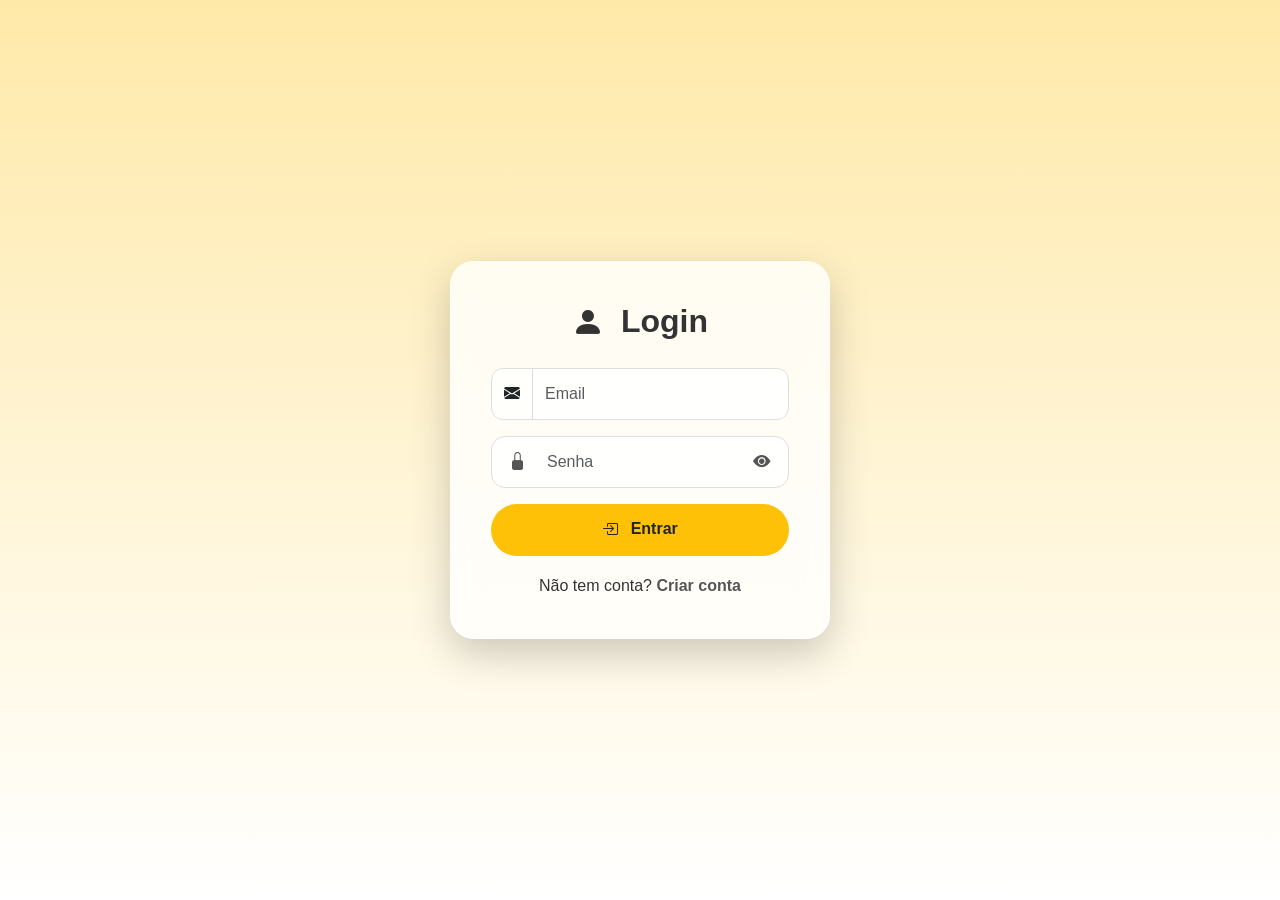
<file: LanchoneteAPI/wwwroot/admin.html>
﻿<!DOCTYPE html>
<html lang="pt-br">
<head>
    <meta charset="UTF-8">
    <meta name="viewport" content="width=device-width, initial-scale=1.0">
    <title>Painel Admin</title>

    <!-- Bootstrap -->
    <link href="https://cdn.jsdelivr.net/npm/bootstrap@5.3.0/dist/css/bootstrap.min.css" rel="stylesheet">

    <!-- Bootstrap Icons -->
    <link rel="stylesheet"
          href="https://cdn.jsdelivr.net/npm/bootstrap-icons@1.11.3/font/bootstrap-icons.min.css">

    <style>

        :root {
            --amarelo: #FFC107;
            --amarelo-dark: #ffb300;
            --bg: #f4f6f9;
        }

        body {
            background: var(--bg);
            font-family: 'Segoe UI', sans-serif;
            min-height: 100vh;
        }

        .container {
            max-width: 1400px;
        }

        /* NAVBAR */

        .navbar {
            background: white;
            box-shadow: 0 2px 15px rgba(0,0,0,0.06);
        }

        .logo {
            font-size: 1.4rem;
            font-weight: 700;
            color: #212529;
        }

        /* CARDS */

        .card-custom {
            border: none;
            border-radius: 22px;
            background: white;
            box-shadow: 0 8px 25px rgba(0,0,0,0.05);
            overflow: hidden;
        }

        /* TITULOS */

        .section-title {
            font-weight: 700;
            color: #212529;
        }

        /* INPUTS */

        .form-control,
        .form-select {
            border-radius: 12px;
            padding: 12px;
            border: 1px solid #dee2e6;
        }

            .form-control:focus,
            .form-select:focus {
                border-color: var(--amarelo);
                box-shadow: 0 0 0 4px rgba(255,193,7,0.18);
            }

        textarea.form-control {
            resize: none;
        }

        .input-group-text {
            border-radius: 12px 0 0 12px;
        }

        /* BOTÕES */

        .btn-warning {
            background: var(--amarelo);
            border: none;
            border-radius: 12px;
            font-weight: 600;
            padding: 12px;
        }

            .btn-warning:hover {
                background: var(--amarelo-dark);
            }

        .btn-sm {
            width: 38px;
            height: 38px;
            display: inline-flex;
            align-items: center;
            justify-content: center;
            border-radius: 10px;
            padding: 0;
        }

        /* INFO BOX */

        .info-box {
            background: linear-gradient(135deg, #ffc107, #ffcf40);
            border-radius: 20px;
            padding: 22px;
            color: #212529;
            min-height: 120px;
        }

            .info-box i {
                font-size: 2rem;
            }

        .info-title {
            font-size: 0.9rem;
            opacity: 0.8;
        }

        .info-value {
            font-size: 1.8rem;
            font-weight: bold;
        }

        /* TABELA */

        .table-responsive {
            border-radius: 18px;
        }

        .table {
            margin-bottom: 0;
        }

            .table thead {
                background: #212529;
                color: white;
            }

                .table thead th {
                    border: none;
                    padding: 16px;
                    font-size: 0.95rem;
                    white-space: nowrap;
                }

            .table tbody td {
                padding: 16px;
                vertical-align: middle;
                font-size: 0.95rem;
            }

            .table tbody tr {
                transition: 0.2s;
            }

                .table tbody tr:hover {
                    background: rgba(255,193,7,0.08);
                }

        /* TOAST */

        .toast {
            border-radius: 14px;
        }

        /* RESPONSIVO */

        @media (max-width: 992px) {

            .table {
                min-width: 850px;
            }

            .card-custom {
                border-radius: 18px;
            }

            .row.g-4 {
                gap: 10px 0;
            }
        }

        @media (max-width: 768px) {

            body {
                padding-bottom: 30px;
            }

            .navbar {
                padding: 15px !important;
            }

                .navbar .container-fluid {
                    flex-direction: column;
                    align-items: stretch !important;
                    gap: 15px;
                }

                .navbar .d-flex.gap-2 {
                    width: 100%;
                    flex-direction: column;
                }

                .navbar .btn {
                    width: 100%;
                }

            .logo {
                text-align: center;
                font-size: 1.2rem;
            }

            .card-custom {
                padding: 20px !important;
            }

            .section-title {
                font-size: 1.2rem;
            }

            .table {
                min-width: 750px;
            }

                .table thead th,
                .table tbody td {
                    font-size: 0.85rem;
                    white-space: nowrap;
                }

            textarea.form-control {
                min-height: 120px;
            }
        }

        @media (max-width: 480px) {

            .container {
                padding-left: 12px;
                padding-right: 12px;
            }

            .card-custom {
                padding: 16px !important;
                border-radius: 16px;
            }

            .logo {
                font-size: 1rem;
            }

            .section-title {
                font-size: 1rem;
            }

            .info-title {
                font-size: 0.8rem;
            }

            .info-value {
                font-size: 1.3rem;
            }

            .table {
                min-width: 680px;
            }

                .table thead th,
                .table tbody td {
                    padding: 12px;
                }

            .btn-sm {
                width: 34px;
                height: 34px;
                font-size: 0.8rem;
            }

            .toast {
                width: 95vw;
            }
        }
    </style>
</head>

<body>

    <!-- NAVBAR -->

    <nav class="navbar navbar-expand-lg px-4 py-3 mb-4">

        <div class="container-fluid">

            <div class="d-flex align-items-center gap-2">

                <i class="bi bi-speedometer2 fs-3 text-warning"></i>

                <span class="logo">
                    Painel Administrativo
                </span>

            </div>

            <div class="d-flex gap-2">

                <a href="pedidos.html"
                   class="btn btn-outline-dark rounded-pill px-4">

                    <i class="bi bi-receipt-cutoff me-2"></i>
                    Pedidos
                </a>

                <button class="btn btn-danger rounded-pill px-4"
                        onclick="logout()">

                    <i class="bi bi-box-arrow-right me-2"></i>
                    Sair
                </button>

            </div>

        </div>

    </nav>

    <div class="container">

        <!-- INFO -->

        <div class="row mb-4">

            <div class="col-12 col-md-4">

                <div class="info-box d-flex justify-content-between align-items-center">

                    <div>

                        <div class="info-title">
                            Produtos Cadastrados
                        </div>

                        <div class="info-value" id="totalProdutos">
                            0
                        </div>

                    </div>

                    <i class="bi bi-box-seam"></i>

                </div>

            </div>

        </div>

        <div class="row g-4">

            <!-- FORM -->

            <div class="col-12 col-xl-4">

                <div class="card-custom p-4 h-100">

                    <div class="d-flex align-items-center gap-2 mb-4">

                        <i class="bi bi-plus-circle-fill text-warning fs-4"></i>

                        <h4 class="section-title mb-0">
                            Cadastrar Produto
                        </h4>

                    </div>

                    <div class="mb-3">

                        <label class="form-label fw-semibold">
                            Nome do Produto
                        </label>

                        <input type="text"
                               id="nome"
                               class="form-control"
                               placeholder="Ex: X-Bacon">

                    </div>

                    <div class="mb-3">

                        <label class="form-label fw-semibold">
                            Tipo
                        </label>

                        <select id="tipo" class="form-select">

                            <option value="">Selecione</option>
                            <option value="Lanche">Lanche</option>
                            <option value="Bebida">Bebida</option>

                        </select>

                    </div>

                    <div class="mb-3">

                        <label class="form-label fw-semibold">
                            Preço
                        </label>

                        <div class="input-group">

                            <span class="input-group-text">
                                R$
                            </span>

                            <input type="number"
                                   id="preco"
                                   class="form-control"
                                   placeholder="0.00"
                                   step="0.01">

                        </div>

                    </div>

                    <div class="mb-4">

                        <label class="form-label fw-semibold">
                            Descrição
                        </label>

                        <textarea id="descricao"
                                  rows="4"
                                  class="form-control"
                                  placeholder="Descreva o produto"></textarea>

                    </div>

                    <button class="btn btn-warning w-100"
                            id="btnProduto"
                            onclick="criarProduto()">

                        <i class="bi bi-check-circle me-2"></i>
                        Cadastrar Produto

                    </button>

                </div>

            </div>

            <!-- LISTA -->

            <div class="col-12 col-xl-8">

                <div class="card-custom p-4">

                    <div class="d-flex justify-content-between align-items-center mb-4 flex-wrap gap-2">

                        <div class="d-flex align-items-center gap-2">

                            <i class="bi bi-bag-fill text-warning fs-4"></i>

                            <h4 class="section-title mb-0">
                                Produtos
                            </h4>

                        </div>

                        <span class="badge bg-dark px-3 py-2 rounded-pill">
                            Lista Atualizada
                        </span>

                    </div>

                    <div class="table-responsive rounded-4">

                        <table class="table align-middle">

                            <thead>

                                <tr>

                                    <th>
                                        <i class="bi bi-box me-1"></i>
                                        Nome
                                    </th>

                                    <th>
                                        <i class="bi bi-tags me-1"></i>
                                        Tipo
                                    </th>

                                    <th>
                                        <i class="bi bi-currency-dollar me-1"></i>
                                        Preço
                                    </th>

                                    <th>
                                        <i class="bi bi-file-text-fill me-1"></i>
                                        Descrição
                                    </th>

                                    <th class="text-center">
                                        <i class="bi bi-gear me-1"></i>
                                        Ações
                                    </th>

                                </tr>

                            </thead>

                            <tbody id="listaProdutos"></tbody>

                        </table>

                    </div>

                </div>

            </div>

        </div>

    </div>

    <!-- TOAST -->

    <div class="position-fixed bottom-0 end-0 p-3" style="z-index: 9999;">

        <div id="toast"
             class="toast align-items-center text-bg-dark border-0 shadow-lg"
             role="alert">

            <div class="d-flex">

                <div class="toast-body fw-semibold"></div>

                <button type="button"
                        class="btn-close btn-close-white me-2 m-auto"
                        data-bs-dismiss="toast"></button>

            </div>

        </div>

    </div>

    <!-- JS -->
    <script src="admin.js"></script>

    <!-- CONTADOR -->
    <script>

        const observer = new MutationObserver(() => {

            document.getElementById("totalProdutos").innerText =
                document.querySelectorAll("#listaProdutos tr").length;

        });

        observer.observe(document.getElementById("listaProdutos"), {
            childList: true
        });

    </script>

    <!-- Bootstrap -->
    <script src="https://cdn.jsdelivr.net/npm/bootstrap@5.3.0/dist/js/bootstrap.bundle.min.js"></script>

</body>
</html>
</file>
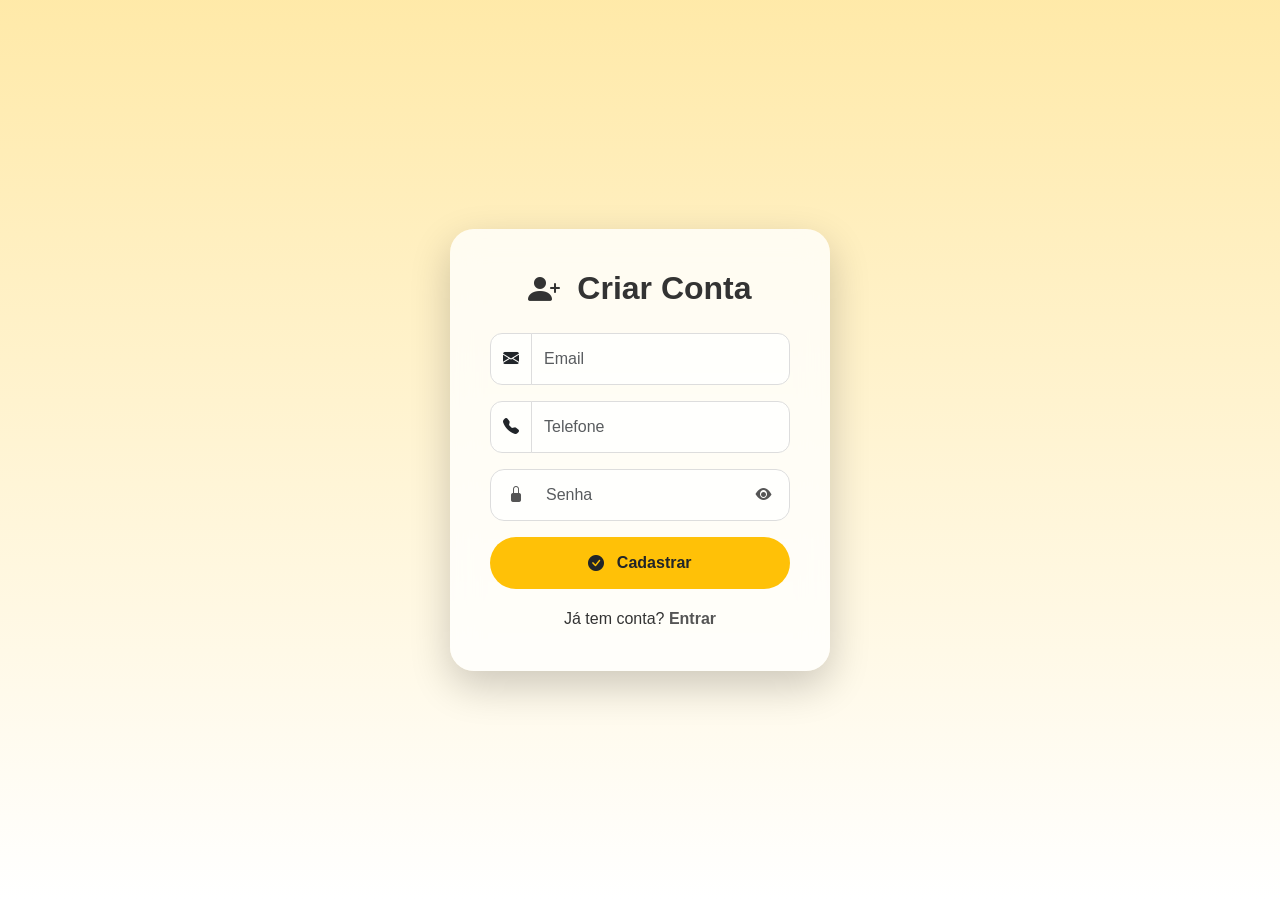
<file: LanchoneteAPI/wwwroot/cadastro.html>
﻿<!DOCTYPE html>
<html lang="pt-br">

<head>

    <meta charset="UTF-8">

    <meta name="viewport"
          content="width=device-width, initial-scale=1.0">

    <title>Cadastro</title>

    <!-- BOOTSTRAP -->

    <link href="https://cdn.jsdelivr.net/npm/bootstrap@5.3.0/dist/css/bootstrap.min.css"
          rel="stylesheet">

    <!-- ICONS -->

    <link rel="stylesheet"
          href="https://cdn.jsdelivr.net/npm/bootstrap-icons@1.11.3/font/bootstrap-icons.min.css">

    <style>

        :root {
            --amarelo: #FFC107;
            --amarelo-escuro: #ffb300;
        }

        /* BODY */

        body {
            height: 100vh;
            margin: 0;
            font-family: 'Segoe UI', sans-serif;
            background: linear-gradient( rgba(255,193,7,0.35), rgba(255,255,255,0.25) ), url('https://images.unsplash.com/photo-1550547660-d9450f859349');
            background-size: cover;
            background-position: center;
            display: flex;
            justify-content: center;
            align-items: center;
        }

        /* CARD */

        .box {
            width: 380px;
            padding: 40px;
            border-radius: 24px;
            background: rgba(255,255,255,0.78);
            backdrop-filter: blur(14px);
            color: #333;
            box-shadow: 0 15px 40px rgba(0,0,0,0.2);
            animation: fade .35s ease;
        }

        @keyframes fade {

            from {
                opacity: 0;
                transform: translateY(15px);
            }

            to {
                opacity: 1;
                transform: translateY(0);
            }
        }

        h2 {
            font-weight: bold;
        }

        /* INPUTS */

        .input-group-text {
            background: rgba(255,255,255,.7);
            border: 1px solid #ddd;
            border-radius: 12px 0 0 12px;
        }

        .form-control {
            background: rgba(255,255,255,.75);
            border-radius: 0 12px 12px 0;
            border: 1px solid #ddd;
            height: 52px;
        }

            .form-control:focus {
                border-color: var(--amarelo);
                box-shadow: 0 0 0 3px rgba(255,193,7,.25);
            }

        /* SENHA */

        .password-box {
            position: relative;
            display: flex;
            align-items: center;
        }

            .password-box .form-control {
                padding-left: 55px;
                padding-right: 55px;
                border-radius: 14px;
            }

        .input-icon {
            position: absolute;
            left: 18px;
            z-index: 5;
            color: #555;
            display: flex;
            align-items: center;
        }

        .show-pass {
            position: absolute;
            right: 18px;
            z-index: 5;
            cursor: pointer;
            color: #555;
            display: flex;
            align-items: center;
            justify-content: center;
        }

        /* BOTÃO */

        .btn-main {
            background: var(--amarelo);
            border: none;
            border-radius: 30px;
            font-weight: bold;
            height: 52px;
            transition: .25s;
        }

            .btn-main:hover {
                background: var(--amarelo-escuro);
                transform: translateY(-2px);
                box-shadow: 0 8px 20px rgba(255,193,7,.35);
            }

        /* LINKS */

        .links {
            text-align: center;
            margin-top: 18px;
        }

            .links a {
                text-decoration: none;
                font-weight: 600;
                color: #555;
            }

        /* ICONS */

        .bi {
            vertical-align: middle;
        }

        h2 i,
        .btn-main i {
            margin-right: 8px;
        }
    </style>

</head>

<body>

    <div class="box">

        <h2 class="text-center mb-4">

            <i class="bi bi-person-plus-fill"></i>
            Criar Conta

        </h2>

        <!-- EMAIL -->

        <div class="input-group mb-3">

            <span class="input-group-text">

                <i class="bi bi-envelope-fill"></i>

            </span>

            <input type="text"
                   id="email"
                   class="form-control"
                   placeholder="Email">

        </div>

        <!-- TELEFONE -->

        <div class="input-group mb-3">

            <span class="input-group-text">

                <i class="bi bi-telephone-fill"></i>

            </span>

            <input type="tel"
                   id="telefone"
                   class="form-control"
                   placeholder="Telefone"
                   maxlength="15"
                   oninput="formatarTelefone(this)">

        </div>

        <!-- SENHA -->

        <div class="password-box mb-3">

            <span class="input-icon">

                <i class="bi bi-lock-fill"></i>

            </span>

            <input type="password"
                   id="senha"
                   class="form-control"
                   placeholder="Senha">

            <span class="show-pass"
                  onclick="toggleSenha()">

                <i class="bi bi-eye-fill"></i>

            </span>

        </div>

        <!-- BOTÃO -->

        <button class="btn btn-main w-100"
                onclick="cadastrar()">

            <i class="bi bi-check-circle-fill"></i>
            Cadastrar

        </button>

        <!-- LINKS -->

        <div class="links">

            Já tem conta?

            <a href="login.html">
                Entrar
            </a>

        </div>

    </div>

    <!-- TOAST -->

    <div class="toast-container position-fixed bottom-0 end-0 p-3">

        <div id="toast"
             class="toast border-0 text-white">

            <div class="d-flex">

                <div class="toast-body"></div>

                <button type="button"
                        class="btn-close btn-close-white me-2 m-auto"
                        data-bs-dismiss="toast">
                </button>

            </div>

        </div>

    </div>

    <!-- SCRIPTS -->

    <script>

        /* TOAST */

        function toast(msg, tipo = "warning") {

            const t = document.getElementById("toast");

            const body = t.querySelector(".toast-body");

            t.className = "toast border-0 text-white";

            if (tipo === "success") {

                t.classList.add("bg-success");

            } else if (tipo === "error") {

                t.classList.add("bg-danger");

            } else {

                t.classList.add("bg-warning");

                t.classList.remove("text-white");

                t.classList.add("text-dark");
            }

            body.innerHTML = msg;

            new bootstrap.Toast(t).show();
        }

        /* MOSTRAR SENHA */

        function toggleSenha() {

            const input = document.getElementById("senha");

            const icon = document.querySelector(".show-pass i");

            if (input.type === "password") {

                input.type = "text";

                icon.className = "bi bi-eye-slash-fill";

            } else {

                input.type = "password";

                icon.className = "bi bi-eye-fill";
            }
        }

        /* TELEFONE */

        function formatarTelefone(input) {

            let valor = input.value.replace(/\D/g, "");

            valor = valor.substring(0, 11);

            if (valor.length > 10) {

                valor = valor.replace(
                    /^(\d{2})(\d{5})(\d{4}).*/,
                    "($1) $2-$3"
                );

            } else if (valor.length > 6) {

                valor = valor.replace(
                    /^(\d{2})(\d{4})(\d{0,4}).*/,
                    "($1) $2-$3"
                );

            } else if (valor.length > 2) {

                valor = valor.replace(
                    /^(\d{2})(\d{0,5})/,
                    "($1) $2"
                );

            } else {

                valor = valor.replace(
                    /^(\d*)/,
                    "($1"
                );
            }

            input.value = valor;
        }

        /* CADASTRO */

        async function cadastrar() {

            const email =
                document.getElementById("email")
                    .value
                    .trim();

            const senha =
                document.getElementById("senha")
                    .value;

            const telefone =
                document.getElementById("telefone")
                    .value
                    .replace(/\D/g, "");

            /* VALIDAÇÕES */

            if (!email || !senha || !telefone) {

                toast(
                    '<i class="bi bi-exclamation-triangle-fill"></i> Preencha todos os campos',
                    'warning'
                );

                return;
            }

            if (telefone.length < 10 ||
                telefone.length > 11) {

                toast(
                    '<i class="bi bi-telephone-x-fill"></i> Telefone inválido',
                    'warning'
                );

                return;
            }

            try {

                const res = await fetch(
                    "/api/usuario",
                    {
                        method: "POST",

                        headers: {
                            "Content-Type": "application/json"
                        },

                        body: JSON.stringify({

                            Email: email,

                            Senha: senha,

                            Telefone: telefone,

                            Perfil: "CLIENTE"
                        })
                    }
                );

                if (!res.ok) {

                    toast(
                        '<i class="bi bi-x-circle-fill"></i> Erro ao cadastrar',
                        'error'
                    );

                    return;
                }

                toast(
                    '<i class="bi bi-check-circle-fill"></i> Conta criada com sucesso!',
                    'success'
                );

                setTimeout(() => {

                    window.location.href =
                        "login.html";

                }, 1200);

            } catch {

                toast(
                    '<i class="bi bi-wifi-off"></i> Erro na API',
                    'error'
                );
            }
        }

    </script>

    <!-- BOOTSTRAP JS -->

    <script src="https://cdn.jsdelivr.net/npm/bootstrap@5.3.0/dist/js/bootstrap.bundle.min.js"></script>

</body>

</html>
</file>
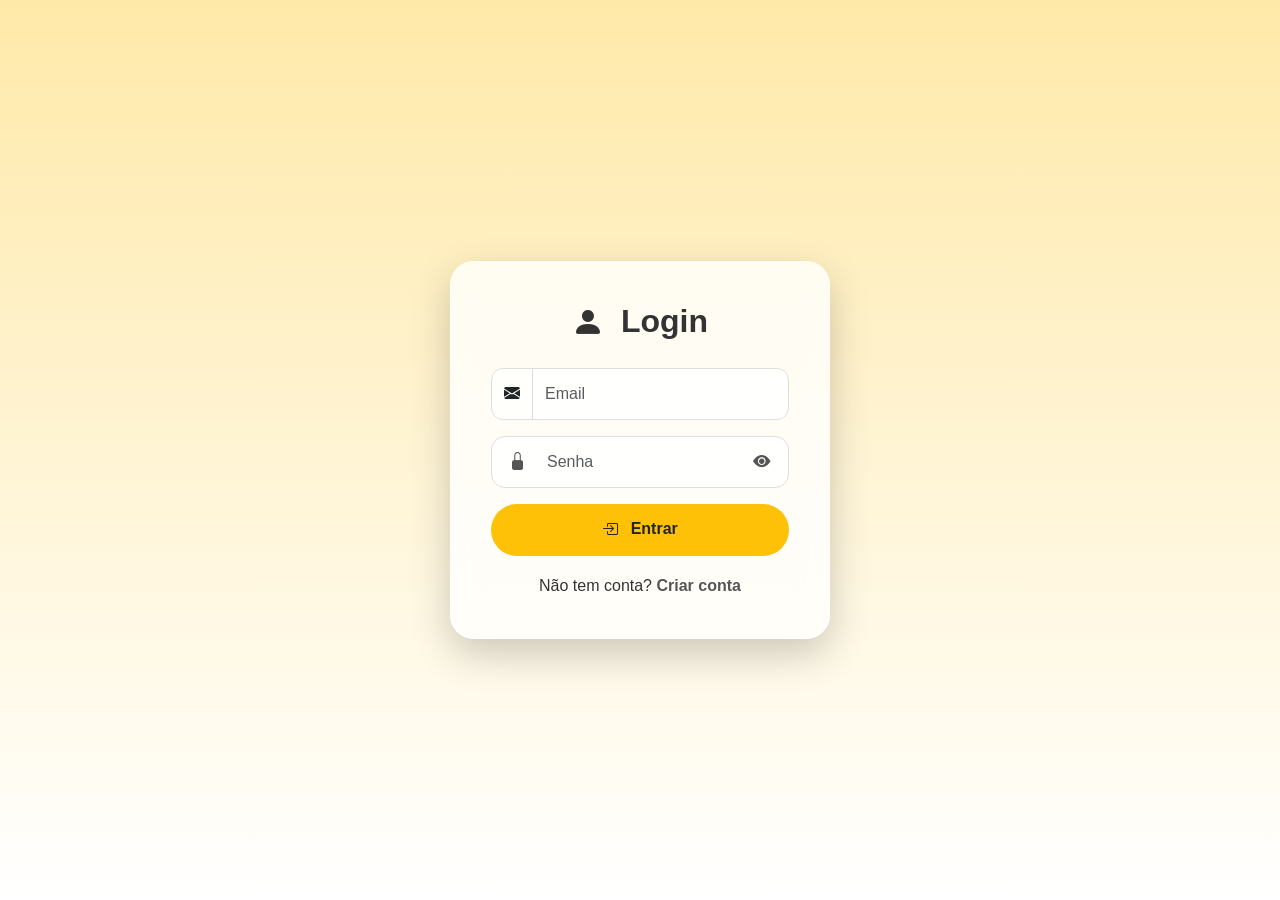
<file: LanchoneteAPI/wwwroot/cardapio-func.html>
﻿<!DOCTYPE html>
<html lang="pt-br">
<head>
    <meta charset="UTF-8">
    <meta name="viewport" content="width=device-width, initial-scale=1.0">
    <title>Cardápio</title>
    <link href="https://cdn.jsdelivr.net/npm/bootstrap@5.3.0/dist/css/bootstrap.min.css" rel="stylesheet">
    <style>
        body {
            background: #f5f5f5;
            font-family: 'Segoe UI', sans-serif;
        }

        .layout {
            display: flex;
            min-height: 100vh;
        }

        .sidebar {
            width: 280px;
            background: #1f1f1f;
            color: white;
            padding: 30px 20px;
        }

        .logo {
            font-size: 1.5rem;
            font-weight: bold;
            margin-bottom: 40px;
        }

        .menu {
            display: flex;
            flex-direction: column;
            gap: 10px;
        }

        .menu-item {
            padding: 15px;
            border-radius: 14px;
            cursor: pointer;
            transition: .2s;
            text-decoration: none;
            color: white;
        }

            .menu-item:hover {
                background: rgba(255,255,255,.08);
                color: white;
            }

            .menu-item.active {
                background: #e83e8c;
                color: white;
            }

        .main {
            flex: 1;
            padding: 35px;
        }

        .topbar {
            display: flex;
            justify-content: space-between;
            align-items: center;
            margin-bottom: 35px;
        }

        .hero {
            background: linear-gradient(rgba(0,0,0,.5), rgba(0,0,0,.5)), url('https://images.unsplash.com/photo-1561758033-d89a9ad46330');
            background-size: cover;
            background-position: center;
            border-radius: 22px;
            padding: 45px;
            color: white;
            margin-bottom: 35px;
        }

            .hero h1 {
                font-size: 2.5rem;
                font-weight: bold;
            }

        .produto-card {
            background: white;
            border-radius: 20px;
            overflow: hidden;
            box-shadow: 0 5px 20px rgba(0,0,0,.07);
            transition: .25s;
        }

            .produto-card:hover {
                transform: translateY(-4px);
                box-shadow: 0 15px 30px rgba(0,0,0,.12);
            }

        .produto-img {
            width: 100%;
            height: 180px;
            object-fit: cover;
            background: #eee;
            display: flex;
            align-items: center;
            justify-content: center;
            font-size: 3rem;
        }

        .produto-body {
            padding: 20px;
        }

        .produto-nome {
            font-weight: bold;
            font-size: 1.1rem;
            margin-bottom: 6px;
        }

        .produto-desc {
            color: #888;
            font-size: .9rem;
            margin-bottom: 12px;
            min-height: 38px;
        }

        .produto-preco {
            font-size: 1.2rem;
            font-weight: bold;
            color: #198754;
        }

        .badge-disponivel {
            background: #d1e7dd;
            color: #0f5132;
            padding: 4px 10px;
            border-radius: 20px;
            font-size: .75rem;
            font-weight: bold;
        }

        .badge-indisponivel {
            background: #f8d7da;
            color: #842029;
            padding: 4px 10px;
            border-radius: 20px;
            font-size: .75rem;
            font-weight: bold;
        }

        @media(max-width: 992px) {
            .layout {
                flex-direction: column;
            }

            .sidebar {
                width: 100%;
            }
        }
    </style>
</head>
<body>
    <div class="layout">

        <aside class="sidebar">
            <div class="logo">🧑‍💼 Funcionário</div>
            <div class="menu">
                <a class="menu-item" href="funcionario.html">🏠 Início</a>
                <a class="menu-item active" href="cardapio-func.html">🍽️ Cardápio</a>
                <a class="menu-item" href="preparo.html">🔥 Preparo</a>
                <a class="menu-item" href="pedidos-funcionario.html">📦 Pedidos</a>
            </div>
        </aside>

        <main class="main">
            <div class="topbar">
                <h4 class="mb-0">🍽️ Cardápio</h4>
                <button class="btn btn-danger" onclick="logout()">Sair</button>
            </div>

            <div class="hero">
                <h1>Cardápio</h1>
                <p>Consulte os produtos disponíveis.</p>
            </div>

            <!-- Busca -->
            <div class="mb-4">
                <input type="text"
                       id="busca"
                       class="form-control"
                       placeholder="🔍 Buscar produto..."
                       oninput="buscar(this.value)"
                       style="border-radius: 14px; padding: 14px;">
            </div>

            <div id="produtos" class="row g-4">
                <div class="col-12 text-center py-5 text-muted">Carregando cardápio...</div>
            </div>
        </main>

    </div>
    <script src="cardapio-func.js"></script>
</body>
</html>
</file>
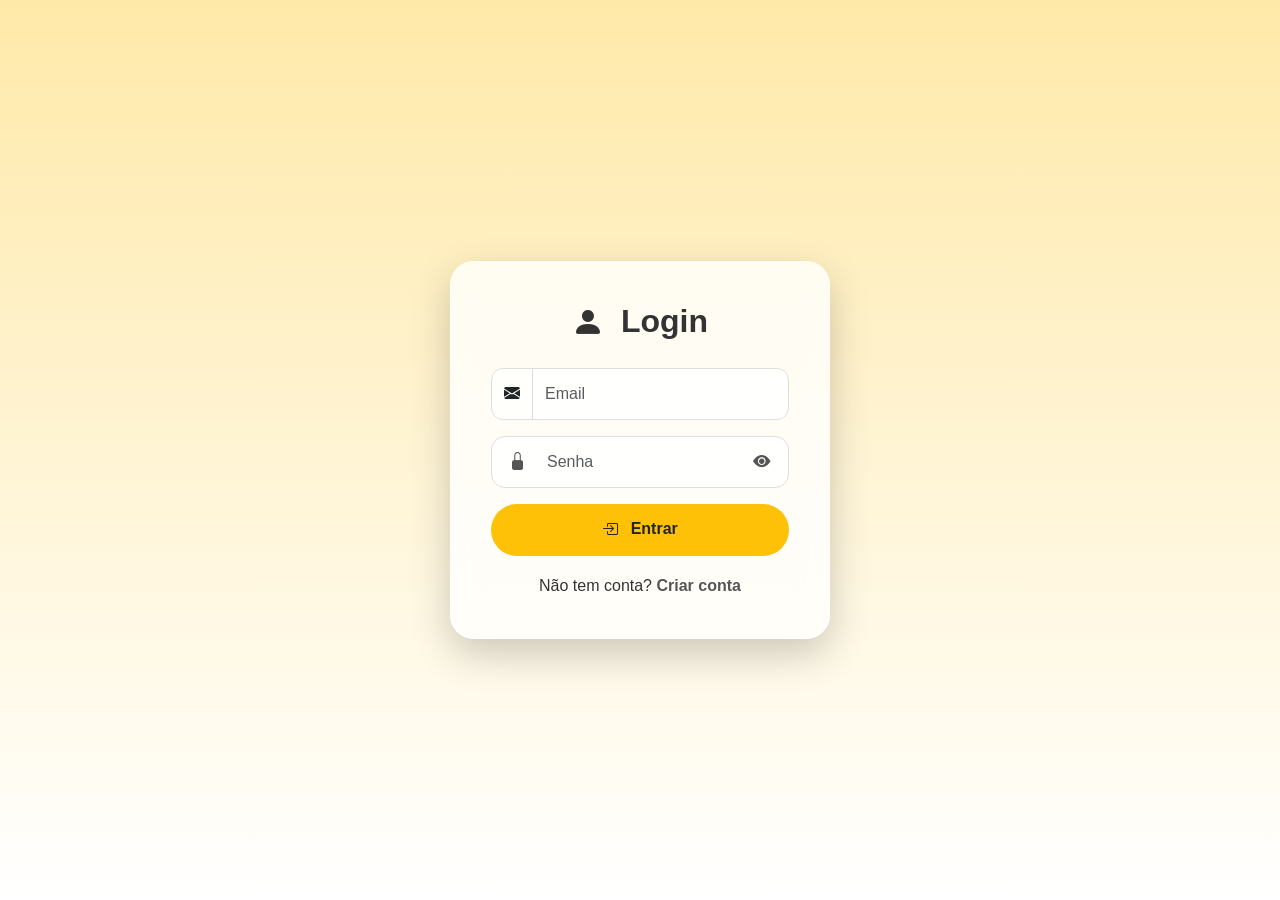
<file: LanchoneteAPI/wwwroot/funcionario.html>
﻿<!DOCTYPE html>
<html lang="pt-br">
<head>
    <meta charset="UTF-8">
    <meta name="viewport" content="width=device-width, initial-scale=1.0">
    <title>Funcionário</title>
    <link href="https://cdn.jsdelivr.net/npm/bootstrap@5.3.0/dist/css/bootstrap.min.css" rel="stylesheet">
    <style>
        :root {
            --verde: #198754;
        }

        body {
            background: #f5f5f5;
            font-family: 'Segoe UI', sans-serif;
        }

        .layout {
            display: flex;
            min-height: 100vh;
        }

        .sidebar {
            width: 280px;
            background: #1f1f1f;
            color: white;
            padding: 30px 20px;
            display: flex;
            flex-direction: column;
        }

        .logo {
            font-size: 1.5rem;
            font-weight: bold;
            margin-bottom: 40px;
        }

        .menu {
            display: flex;
            flex-direction: column;
            gap: 10px;
        }

        .menu-item {
            padding: 15px;
            border-radius: 14px;
            cursor: pointer;
            transition: .2s;
            text-decoration: none;
            color: white;
        }

            .menu-item:hover {
                background: rgba(255,255,255,.08);
                color: white;
            }

            .menu-item.active {
                background: var(--verde);
                color: white;
            }

        .main {
            flex: 1;
            padding: 35px;
        }

        .topbar {
            display: flex;
            justify-content: space-between;
            align-items: center;
            margin-bottom: 35px;
        }

        .hero {
            background: linear-gradient(rgba(0,0,0,.5), rgba(0,0,0,.5)), url('https://images.unsplash.com/photo-1550547660-d9450f859349');
            background-size: cover;
            background-position: center;
            border-radius: 22px;
            padding: 45px;
            color: white;
            margin-bottom: 35px;
        }

            .hero h1 {
                font-size: 2.5rem;
                font-weight: bold;
            }

        .nav-cards {
            display: grid;
            grid-template-columns: repeat(auto-fit, minmax(220px, 1fr));
            gap: 25px;
        }

        .nav-card {
            background: white;
            border-radius: 22px;
            padding: 35px 25px;
            text-align: center;
            box-shadow: 0 5px 25px rgba(0,0,0,.07);
            cursor: pointer;
            transition: .25s;
            text-decoration: none;
            color: inherit;
            display: block;
        }

            .nav-card:hover {
                transform: translateY(-5px);
                box-shadow: 0 15px 35px rgba(0,0,0,.12);
                color: inherit;
            }

            .nav-card .icon {
                font-size: 3rem;
                margin-bottom: 15px;
            }

            .nav-card h4 {
                font-weight: bold;
                margin-bottom: 8px;
            }

            .nav-card p {
                color: #888;
                font-size: .9rem;
                margin: 0;
            }

        @media(max-width: 992px) {
            .layout {
                flex-direction: column;
            }

            .sidebar {
                width: 100%;
            }
        }
    </style>
</head>
<body>
    <div class="layout">

        <aside class="sidebar">
            <div class="logo">🧑‍💼 Funcionário</div>
            <div class="menu">
                <a class="menu-item active" href="funcionario.html">🏠 Início</a>
                <a class="menu-item" href="cardapio-func.html">🍽️ Cardápio</a>
                <a class="menu-item" href="preparo.html">🔥 Preparo</a>
                <a class="menu-item" href="pedidos-funcionario.html">📦 Pedidos</a>
            </div>
        </aside>

        <main class="main">
            <div class="topbar">
                <div class="d-flex align-items-center gap-3">
                    <div style="width:50px;height:50px;border-radius:50%;background:#198754;display:flex;align-items:center;justify-content:center;font-size:1.4rem;">
                        🧑‍💼
                    </div>
                    <div>
                        <small>Logado como</small>
                        <h5 class="mb-0">FUNCIONÁRIO</h5>
                    </div>
                </div>
                <button class="btn btn-danger" onclick="logout()">Sair</button>
            </div>

            <div class="hero">
                <h1>Painel do Funcionário</h1>
                <p>Gerencie pedidos, preparo e cardápio.</p>
            </div>

            <div class="nav-cards">
                <a href="cardapio-func.html" class="nav-card">
                    <div class="icon">🍽️</div>
                    <h4>Cardápio</h4>
                    <p>Visualize os produtos disponíveis</p>
                </a>
                <a href="preparo.html" class="nav-card">
                    <div class="icon">🔥</div>
                    <h4>Preparo</h4>
                    <p>Confirme pedidos prontos para entrega</p>
                </a>
                <a href="pedidos-funcionario.html" class="nav-card">
                    <div class="icon">📦</div>
                    <h4>Pedidos</h4>
                    <p>Acompanhe todos os pedidos e seus status</p>
                </a>
            </div>
        </main>

    </div>
    <script>
        function logout() {
            localStorage.removeItem("token");
            window.location.href = "login.html";
        }

        // Verificação básica de autenticação
        (function () {
            const token = localStorage.getItem("token");
            if (!token) { window.location.href = "login.html"; return; }
            try {
                const payload = JSON.parse(atob(token.split(".")[1]));
                const role = payload.role ||
                    payload["http://schemas.microsoft.com/ws/2008/06/identity/claims/role"];
                if (role !== "FUNCIONARIO") {
                    alert("Acesso negado!");
                    window.location.href = "login.html";
                }
            } catch { window.location.href = "login.html"; }
        })();
    </script>
</body>
</html>
</file>
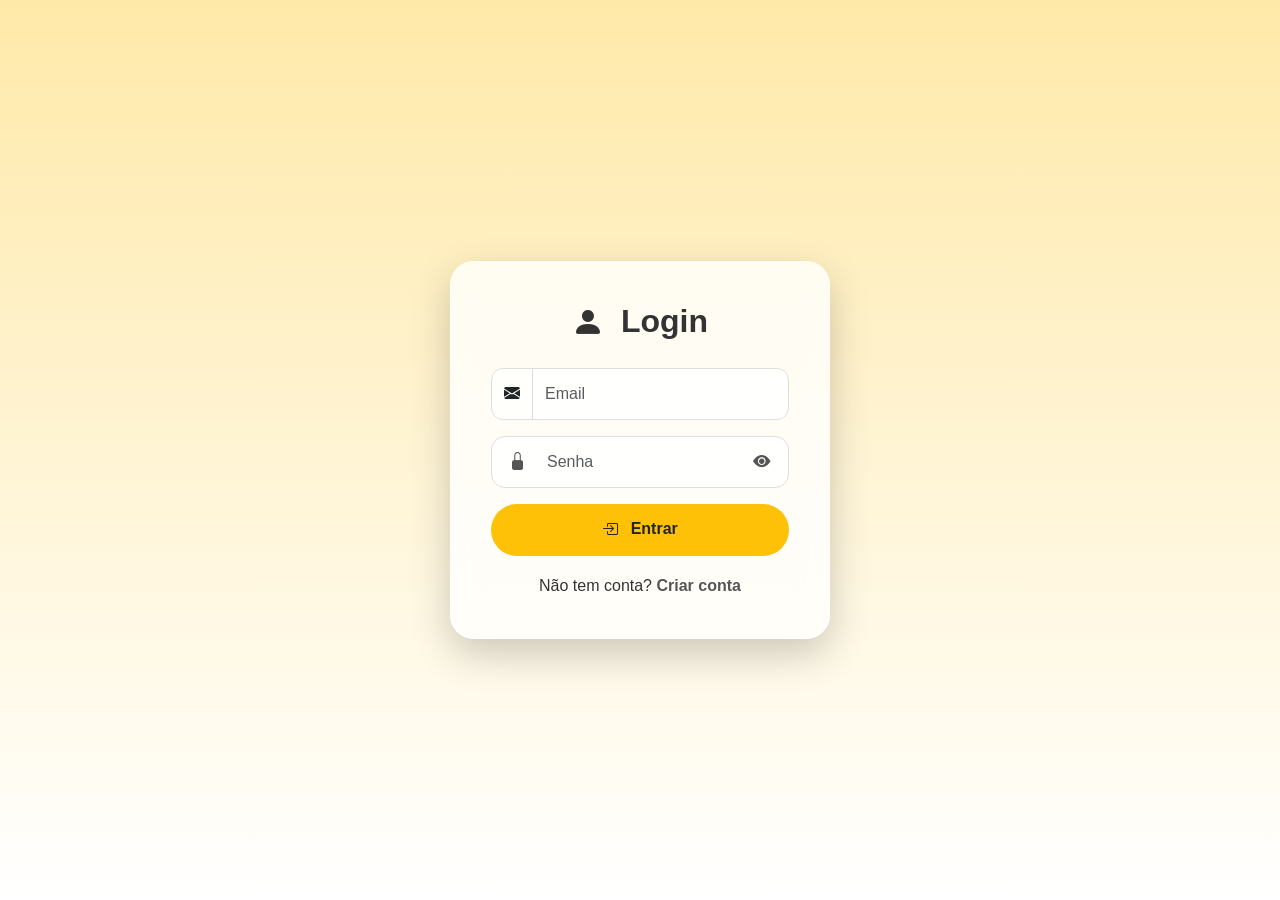
<file: LanchoneteAPI/wwwroot/login.html>
﻿<!DOCTYPE html>
<html lang="pt-br">

<head>

    <meta charset="UTF-8">

    <meta name="viewport"
          content="width=device-width, initial-scale=1.0">

    <title>Login</title>

    <!-- BOOTSTRAP -->

    <link href="https://cdn.jsdelivr.net/npm/bootstrap@5.3.0/dist/css/bootstrap.min.css"
          rel="stylesheet">

    <!-- BOOTSTRAP ICONS -->

    <link rel="stylesheet"
          href="https://cdn.jsdelivr.net/npm/bootstrap-icons@1.11.3/font/bootstrap-icons.min.css">

    <style>

        :root {
            --amarelo: #FFC107;
            --amarelo-escuro: #ffb300;
        }

        /* BODY */

        body {
            height: 100vh;
            margin: 0;
            font-family: 'Segoe UI', sans-serif;
            background: linear-gradient( rgba(255,193,7,0.35), rgba(255,255,255,0.25) ), url('https://images.unsplash.com/photo-1550547660-d9450f859349');
            background-size: cover;
            background-position: center;
            display: flex;
            justify-content: center;
            align-items: center;
        }

        /* CARD */

        .login-box {
            width: 380px;
            padding: 40px;
            border-radius: 24px;
            background: rgba(255,255,255,0.78);
            backdrop-filter: blur(14px);
            border: 1px solid rgba(255,255,255,0.6);
            color: #333;
            box-shadow: 0 15px 40px rgba(0,0,0,0.2);
            animation: fade .35s ease;
        }

        @keyframes fade {

            from {
                opacity: 0;
                transform: translateY(15px);
            }

            to {
                opacity: 1;
                transform: translateY(0);
            }
        }

        h2 {
            text-align: center;
            margin-bottom: 25px;
            font-weight: bold;
        }

        /* INPUTS */

        .input-group-text {
            background: rgba(255,255,255,.7);
            border: 1px solid #ddd;
            border-radius: 12px 0 0 12px;
        }

        .form-control {
            background: rgba(255,255,255,.75);
            border: 1px solid #ddd;
            border-radius: 0 12px 12px 0;
            height: 52px;
        }

            .form-control:focus {
                border-color: var(--amarelo);
                box-shadow: 0 0 0 3px rgba(255,193,7,.25);
            }

        /* SENHA */

        .password-box {
            position: relative;
            display: flex;
            align-items: center;
        }

            .password-box .form-control {
                padding-left: 55px;
                padding-right: 55px;
                border-radius: 14px;
            }

        .input-icon {
            position: absolute;
            left: 18px;
            z-index: 5;
            color: #555;
            display: flex;
            align-items: center;
        }

        .show-pass {
            position: absolute;
            right: 18px;
            z-index: 5;
            cursor: pointer;
            color: #555;
            display: flex;
            align-items: center;
            justify-content: center;
        }

            .show-pass i,
            .input-icon i {
                font-size: 1.1rem;
            }

        /* BOTÃO */

        .btn-login {
            background: var(--amarelo);
            border: none;
            border-radius: 30px;
            font-weight: bold;
            height: 52px;
            transition: .25s;
        }

            .btn-login:hover {
                background: var(--amarelo-escuro);
                transform: translateY(-2px);
                box-shadow: 0 8px 20px rgba(255,193,7,.35);
            }

        /* LINKS */

        .links {
            text-align: center;
            margin-top: 18px;
        }

            .links a {
                color: #555;
                text-decoration: none;
                font-weight: 600;
            }

        /* ICONS */

        .bi {
            vertical-align: middle;
        }

        h2 i,
        .btn-login i {
            margin-right: 8px;
        }
    </style>

</head>

<body>

    <div class="login-box">

        <h2>

            <i class="bi bi-person-fill"></i>
            Login

        </h2>

        <!-- EMAIL -->

        <div class="input-group mb-3">

            <span class="input-group-text">

                <i class="bi bi-envelope-fill"></i>

            </span>

            <input type="text"
                   id="email"
                   class="form-control"
                   placeholder="Email">

        </div>

        <!-- SENHA -->

        <div class="password-box mb-3">

            <span class="input-icon">

                <i class="bi bi-lock-fill"></i>

            </span>

            <input type="password"
                   id="senha"
                   class="form-control"
                   placeholder="Senha">

            <span class="show-pass"
                  onclick="toggleSenha()">

                <i class="bi bi-eye-fill"></i>

            </span>

        </div>

        <!-- BOTÃO -->

        <button class="btn btn-login w-100"
                onclick="login()">

            <i class="bi bi-box-arrow-in-right"></i>
            Entrar

        </button>

        <!-- LINKS -->

        <div class="links">

            Não tem conta?

            <a href="cadastro.html">
                Criar conta
            </a>

        </div>

    </div>

    <!-- TOAST -->

    <div class="toast-container position-fixed bottom-0 end-0 p-3">

        <div id="toast"
             class="toast border-0 text-white">

            <div class="d-flex">

                <div class="toast-body"></div>

                <button type="button"
                        class="btn-close btn-close-white me-2 m-auto"
                        data-bs-dismiss="toast">
                </button>

            </div>

        </div>

    </div>

    <!-- SCRIPTS -->

    <script>

        /* TOAST */

        function toast(msg, tipo = "warning") {

            const t = document.getElementById("toast");

            const body = t.querySelector(".toast-body");

            t.className = "toast border-0 text-white";

            if (tipo === "success") {

                t.classList.add("bg-success");

            } else if (tipo === "error") {

                t.classList.add("bg-danger");

            } else {

                t.classList.add("bg-warning");

                t.classList.remove("text-white");

                t.classList.add("text-dark");
            }

            body.innerHTML = msg;

            new bootstrap.Toast(t).show();
        }

        /* MOSTRAR SENHA */

        function toggleSenha() {

            const input = document.getElementById("senha");

            const icon = document.querySelector(".show-pass i");

            if (input.type === "password") {

                input.type = "text";

                icon.className = "bi bi-eye-slash-fill";

            } else {

                input.type = "password";

                icon.className = "bi bi-eye-fill";
            }
        }

        /* LOGIN */

        async function login() {

            const email =
                document.getElementById("email")
                    .value
                    .trim();

            const senha =
                document.getElementById("senha")
                    .value;

            /* VALIDAÇÃO */

            if (!email || !senha) {

                toast(
                    '<i class="bi bi-exclamation-triangle-fill"></i> Preencha os campos',
                    'warning'
                );

                return;
            }

            try {

                const res = await fetch(
                    "/api/usuario/login",
                    {
                        method: "POST",

                        headers: {
                            "Content-Type": "application/json"
                        },

                        body: JSON.stringify({

                            Email: email,

                            Senha: senha
                        })
                    }
                );

                if (!res.ok) {

                    toast(
                        '<i class="bi bi-x-circle-fill"></i> Login inválido',
                        'error'
                    );

                    return;
                }

                let data = {};

                try {

                    data = await res.json();

                } catch { }

                localStorage.setItem(
                    "token",
                    data.token
                );

                toast(
                    '<i class="bi bi-check-circle-fill"></i> Login realizado!',
                    'success'
                );

                setTimeout(() => {

                    const payload = JSON.parse(
                        atob(data.token.split(".")[1])
                    );

                    const perfil = payload.role;

                    if (perfil === "SUPERADM") {

                        window.location.href =
                            "superadmin.html";

                    } else if (perfil === "ADM") {

                        window.location.href =
                            "admin.html";

                    } else if (perfil === "FUNCIONARIO") {

                        window.location.href =
                            "funcionario.html";

                    } else {

                        window.location.href =
                            "index.html";
                    }

                }, 1000);

            } catch {

                toast(
                    '<i class="bi bi-wifi-off"></i> Erro na API',
                    'error'
                );
            }
        }

    </script>

    <!-- BOOTSTRAP JS -->

    <script src="https://cdn.jsdelivr.net/npm/bootstrap@5.3.0/dist/js/bootstrap.bundle.min.js"></script>

</body>

</html>
</file>
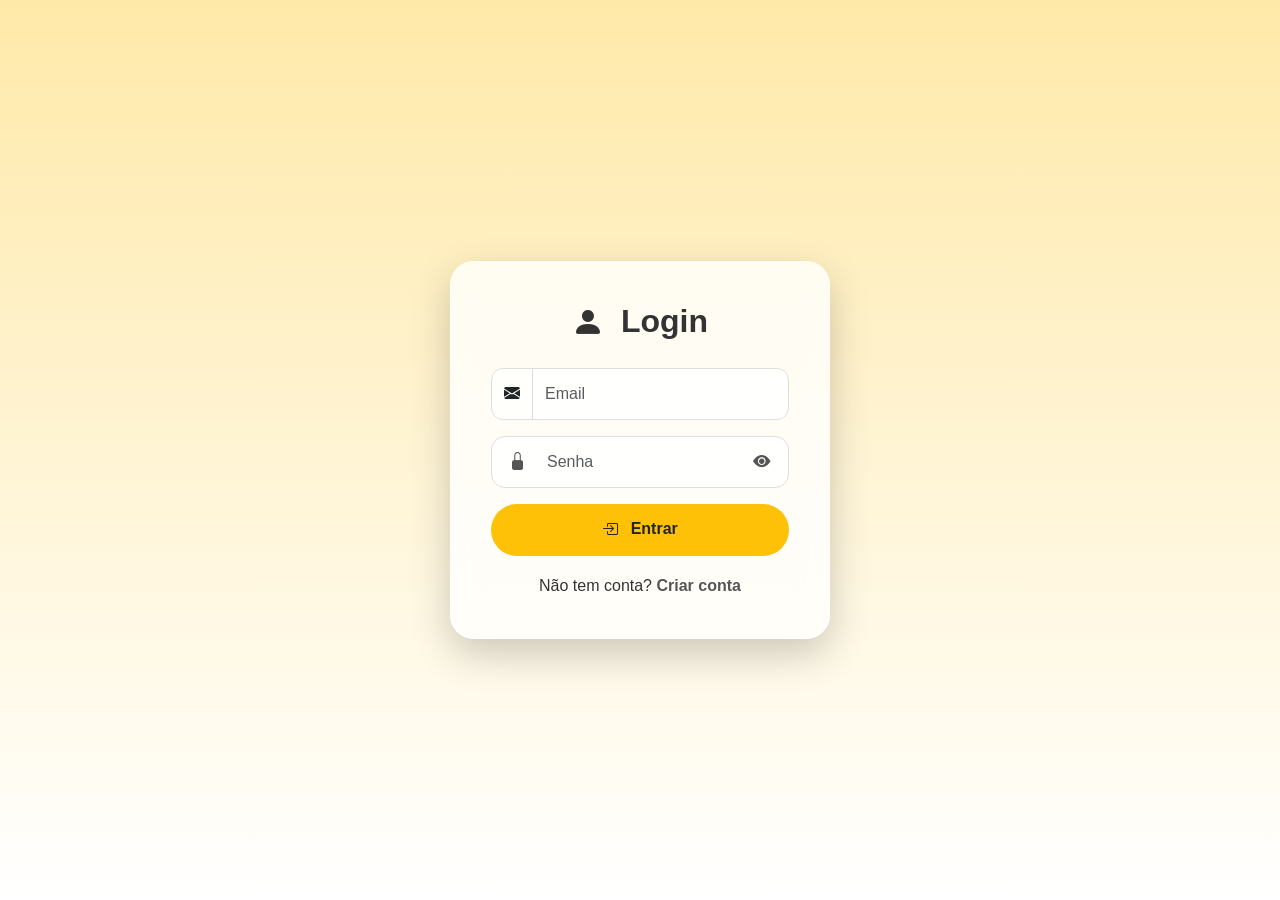
<file: LanchoneteAPI/wwwroot/pedidos-funcionario.html>
﻿<!DOCTYPE html>
<html lang="pt-br">
<head>
    <meta charset="UTF-8">
    <meta name="viewport" content="width=device-width, initial-scale=1.0">
    <title>Pedidos</title>
    <link href="https://cdn.jsdelivr.net/npm/bootstrap@5.3.0/dist/css/bootstrap.min.css" rel="stylesheet">
    <style>
        body {
            background: #f5f5f5;
            font-family: 'Segoe UI', sans-serif;
        }

        .layout {
            display: flex;
            min-height: 100vh;
        }

        .sidebar {
            width: 280px;
            background: #1f1f1f;
            color: white;
            padding: 30px 20px;
        }

        .logo {
            font-size: 1.5rem;
            font-weight: bold;
            margin-bottom: 40px;
        }

        .menu {
            display: flex;
            flex-direction: column;
            gap: 10px;
        }

        .menu-item {
            padding: 15px;
            border-radius: 14px;
            cursor: pointer;
            transition: .2s;
            text-decoration: none;
            color: white;
        }

            .menu-item:hover {
                background: rgba(255,255,255,.08);
                color: white;
            }

            .menu-item.active {
                background: #0d6efd;
                color: white;
            }

        .main {
            flex: 1;
            padding: 35px;
        }

        .topbar {
            display: flex;
            justify-content: space-between;
            align-items: center;
            margin-bottom: 35px;
        }

        .hero {
            background: linear-gradient(rgba(0,0,0,.5), rgba(0,0,0,.5)), url('https://images.unsplash.com/photo-1550547660-d9450f859349');
            background-size: cover;
            background-position: center;
            border-radius: 22px;
            padding: 45px;
            color: white;
            margin-bottom: 35px;
        }

            .hero h1 {
                font-size: 2.5rem;
                font-weight: bold;
            }

        .pedido-card {
            background: white;
            border-radius: 20px;
            padding: 28px;
            box-shadow: 0 5px 20px rgba(0,0,0,.07);
            transition: .25s;
        }

            .pedido-card:hover {
                transform: translateY(-3px);
            }

        .item {
            padding: 10px 0;
            border-bottom: 1px solid #eee;
            display: flex;
            justify-content: space-between;
        }

        /* ── Badges de status ── */
        .badge-nao-concluido {
            background: #f8d7da;
            color: #842029;
            padding: 6px 14px;
            border-radius: 20px;
            font-size: .8rem;
            font-weight: bold;
        }

        .badge-em-preparo {
            background: #fff3cd;
            color: #856404;
            padding: 6px 14px;
            border-radius: 20px;
            font-size: .8rem;
            font-weight: bold;
        }

        .badge-pronto {
            background: #cff4fc;
            color: #055160;
            padding: 6px 14px;
            border-radius: 20px;
            font-size: .8rem;
            font-weight: bold;
        }

        .badge-finalizado {
            background: #d1e7dd;
            color: #0f5132;
            padding: 6px 14px;
            border-radius: 20px;
            font-size: .8rem;
            font-weight: bold;
        }

        @media(max-width: 992px) {
            .layout {
                flex-direction: column;
            }

            .sidebar {
                width: 100%;
            }
        }
    </style>
</head>
<body>
    <div class="layout">

        <aside class="sidebar">
            <div class="logo">🧑‍💼 Funcionário</div>
            <div class="menu">
                <a class="menu-item" href="funcionario.html">🏠 Início</a>
                <a class="menu-item" href="cardapio-func.html">🍽️ Cardápio</a>
                <a class="menu-item" href="preparo.html">🔥 Preparo</a>
                <a class="menu-item active" href="pedidos-funcionario.html">📦 Pedidos</a>
            </div>
        </aside>

        <main class="main">
            <div class="topbar">
                <h4 class="mb-0">📦 Pedidos</h4>
                <button class="btn btn-danger" onclick="logout()">Sair</button>
            </div>

            <div class="hero">
                <h1>Pedidos em Aberto</h1>
                <p>Acompanhe o status de cada pedido em tempo real.</p>
            </div>

            <!-- Filtros -->
            <div class="d-flex gap-2 mb-4 flex-wrap">
                <button class="btn btn-danger   btn-sm fw-bold" onclick="filtrar('Pendente')">❌ Não Concluído</button>
                <button class="btn btn-warning  btn-sm fw-bold" onclick="filtrar('EmPreparo')">🔥 Em Preparo</button>
                <button class="btn btn-info     btn-sm fw-bold text-dark" onclick="filtrar('Pronto')">🍽️ Pronto</button>
                <button class="btn btn-success  btn-sm fw-bold" onclick="filtrar('Finalizado')">✅ Finalizado</button>
                <button class="btn btn-outline-secondary btn-sm" onclick="filtrar('todos')">Todos</button>
            </div>

            <div id="pedidos" class="row g-4">
                <div class="col-12 text-center py-5 text-muted">Carregando pedidos...</div>
            </div>
        </main>

    </div>
    <script src="pedidos-funcionario.js"></script>
</body>
</html>
</file>
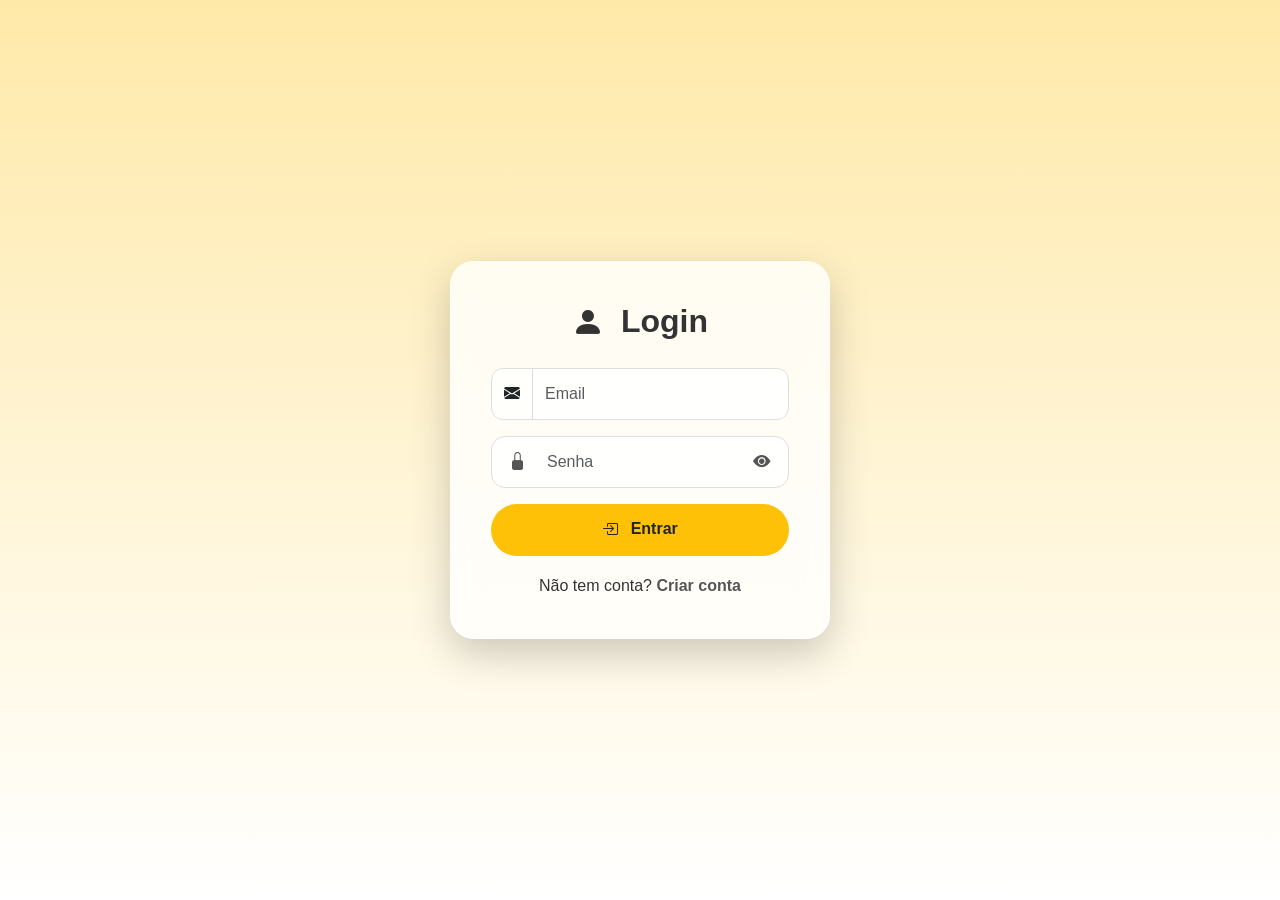
<file: LanchoneteAPI/wwwroot/pedidos.html>
﻿<!DOCTYPE html>
<html lang="pt-br">
<head>
    <meta charset="UTF-8">
    <title>Pedidos</title>

    <link href="https://cdn.jsdelivr.net/npm/bootstrap@5.3.0/dist/css/bootstrap.min.css" rel="stylesheet">

    <style>
        :root {
            --amarelo: #FFC107;
            --amarelo-dark: #ffb300;
        }

        body {
            background: #f5f5f5;
            font-family: 'Segoe UI', sans-serif;
        }

        /* NAVBAR */
        .navbar {
            background: white;
            box-shadow: 0 2px 12px rgba(0,0,0,0.08);
        }

        .logo {
            font-size: 1.5rem;
            font-weight: bold;
        }

        /* HERO */
        .hero {
            background: linear-gradient(rgba(0,0,0,0.45), rgba(0,0,0,0.45)), url('https://images.unsplash.com/photo-1550547660-d9450f859349');
            background-size: cover;
            background-position: center;
            height: 220px;
            border-radius: 22px;
            display: flex;
            align-items: center;
            padding: 40px;
            color: white;
            margin-bottom: 30px;
        }

            .hero h1 {
                font-size: 2.5rem;
                font-weight: bold;
            }

        /* CARD PEDIDO */
        .pedido-card {
            border: none;
            border-radius: 20px;
            box-shadow: 0 5px 20px rgba(0,0,0,0.06);
            transition: .25s;
        }

            .pedido-card:hover {
                transform: translateY(-4px);
                box-shadow: 0 15px 30px rgba(0,0,0,0.1);
            }

        /* HEADER */
        .pedido-header {
            display: flex;
            justify-content: space-between;
            align-items: center;
        }

        /* BADGE */
        .badge-status {
            background: var(--amarelo);
            color: #333;
            padding: 8px 12px;
            border-radius: 20px;
            font-size: .8rem;
            font-weight: bold;
        }

        /* ITENS */
        .item {
            padding: 10px 0;
            border-bottom: 1px solid #eee;
        }

        /* TOTAL */
        .total {
            font-size: 1.2rem;
            font-weight: bold;
            color: #198754;
        }

        /* BOTÃO */
        .btn-voltar {
            border-radius: 12px;
        }
    </style>
</head>

<body>

    <!-- NAVBAR -->
    <nav class="navbar px-4 py-3 mb-4">

        <div class="container-fluid">

            <span class="logo">
                Pedidos
            </span>

            <div class="d-flex gap-2">

                <a href="#" onclick="voltar()" class="btn btn-outline-dark btn-voltar">
                    ← Voltar
                </a>

                <button class="btn btn-danger"
                        onclick="logout()">

                    Sair
                </button>

            </div>

        </div>

    </nav>

    <div class="container">

        <!-- HERO -->
        <div class="hero">

            <div>
                <h1>Histórico de Pedidos</h1>

                <p>
                    Acompanhe todos os pedidos realizados.
                </p>
            </div>

        </div>

        <!-- PEDIDOS -->
        <div id="pedidos"
             class="row g-4">

        </div>

    </div>

    <script src="pedidos.js"></script>

</body>
</html>
</file>
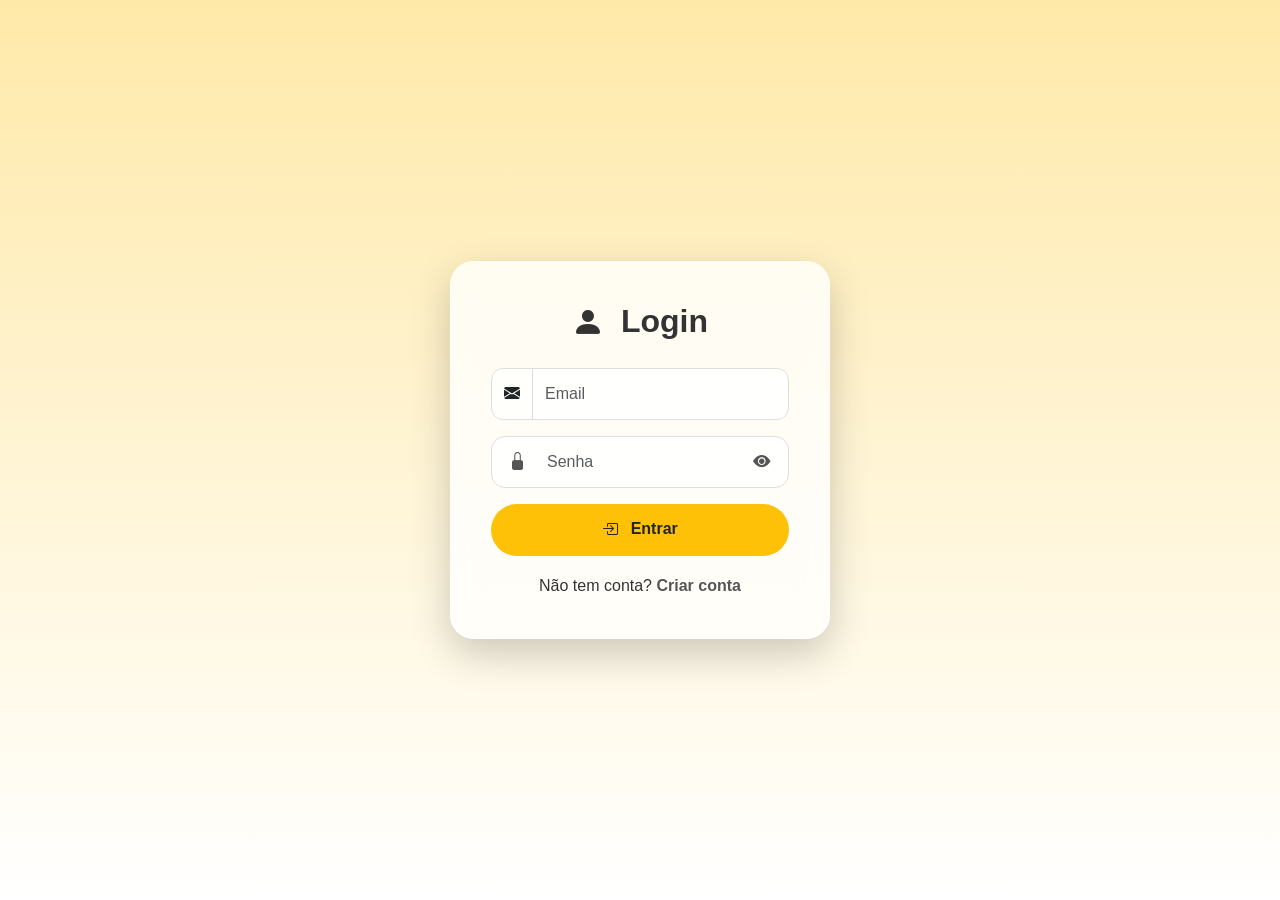
<file: LanchoneteAPI/wwwroot/preparo.html>
﻿<!DOCTYPE html>
<html lang="pt-br">
<head>
    <meta charset="UTF-8">
    <meta name="viewport" content="width=device-width, initial-scale=1.0">
    <title>Preparo</title>
    <link href="https://cdn.jsdelivr.net/npm/bootstrap@5.3.0/dist/css/bootstrap.min.css" rel="stylesheet">
    <style>
        :root {
            --laranja: #fd7e14;
        }

        body {
            background: #f5f5f5;
            font-family: 'Segoe UI', sans-serif;
        }

        .layout {
            display: flex;
            min-height: 100vh;
        }

        .sidebar {
            width: 280px;
            background: #1f1f1f;
            color: white;
            padding: 30px 20px;
        }

        .logo {
            font-size: 1.5rem;
            font-weight: bold;
            margin-bottom: 40px;
        }

        .menu {
            display: flex;
            flex-direction: column;
            gap: 10px;
        }

        .menu-item {
            padding: 15px;
            border-radius: 14px;
            cursor: pointer;
            transition: .2s;
            text-decoration: none;
            color: white;
        }

            .menu-item:hover {
                background: rgba(255,255,255,.08);
                color: white;
            }

            .menu-item.active {
                background: var(--laranja);
                color: white;
            }

        .main {
            flex: 1;
            padding: 35px;
        }

        .topbar {
            display: flex;
            justify-content: space-between;
            align-items: center;
            margin-bottom: 35px;
        }

        .hero {
            background: linear-gradient(rgba(0,0,0,.5), rgba(0,0,0,.5)), url('https://images.unsplash.com/photo-1504674900247-0877df9cc836');
            background-size: cover;
            background-position: center;
            border-radius: 22px;
            padding: 45px;
            color: white;
            margin-bottom: 35px;
        }

            .hero h1 {
                font-size: 2.5rem;
                font-weight: bold;
            }

        .pedido-card {
            background: white;
            border-radius: 20px;
            padding: 28px;
            box-shadow: 0 5px 20px rgba(0,0,0,.07);
            transition: .25s;
        }

            .pedido-card:hover {
                transform: translateY(-3px);
            }

        .item {
            padding: 10px 0;
            border-bottom: 1px solid #eee;
            display: flex;
            justify-content: space-between;
        }

        .badge-preparo {
            background: #fff3cd;
            color: #856404;
            padding: 6px 14px;
            border-radius: 20px;
            font-size: .8rem;
            font-weight: bold;
        }

        .badge-pronto {
            background: #d1e7dd;
            color: #0f5132;
            padding: 6px 14px;
            border-radius: 20px;
            font-size: .8rem;
            font-weight: bold;
        }

        .btn-confirmar {
            background: #198754;
            color: white;
            border: none;
            padding: 12px 24px;
            border-radius: 12px;
            font-weight: bold;
            transition: .2s;
        }

            .btn-confirmar:hover {
                background: #146c43;
                transform: translateY(-2px);
            }

            .btn-confirmar:disabled {
                background: #adb5bd;
                cursor: not-allowed;
                transform: none;
            }

        @media(max-width: 992px) {
            .layout {
                flex-direction: column;
            }

            .sidebar {
                width: 100%;
            }
        }
    </style>
</head>
<body>
    <div class="layout">

        <aside class="sidebar">
            <div class="logo">🧑‍💼 Funcionário</div>
            <div class="menu">
                <a class="menu-item" href="funcionario.html">🏠 Início</a>
                <a class="menu-item" href="cardapio-func.html">🍽️ Cardápio</a>
                <a class="menu-item active" href="preparo.html">🔥 Preparo</a>
                <a class="menu-item" href="pedidos-funcionario.html">📦 Pedidos</a>
            </div>
        </aside>

        <main class="main">
            <div class="topbar">
                <h4 class="mb-0">🔥 Tela de Preparo</h4>
                <button class="btn btn-danger" onclick="logout()">Sair</button>
            </div>

            <div class="hero">
                <h1>Preparo</h1>
                <p>Confirme quando um pedido estiver pronto para entrega.</p>
            </div>

            <!-- Filtro de status -->
            <div class="d-flex gap-2 mb-4 flex-wrap">
                <button class="btn btn-warning btn-sm fw-bold" onclick="filtrar('EmPreparo')">🔥 Em Preparo</button>
                <button class="btn btn-success btn-sm fw-bold" onclick="filtrar('Pronto')">✅ Prontos</button>
                <button class="btn btn-outline-secondary btn-sm" onclick="filtrar('todos')">Todos</button>
            </div>

            <div id="pedidos" class="row g-4">
                <div class="col-12 text-center py-5 text-muted">Carregando pedidos...</div>
            </div>
        </main>

    </div>
    <script src="preparo.js"></script>
</body>
</html>
</file>
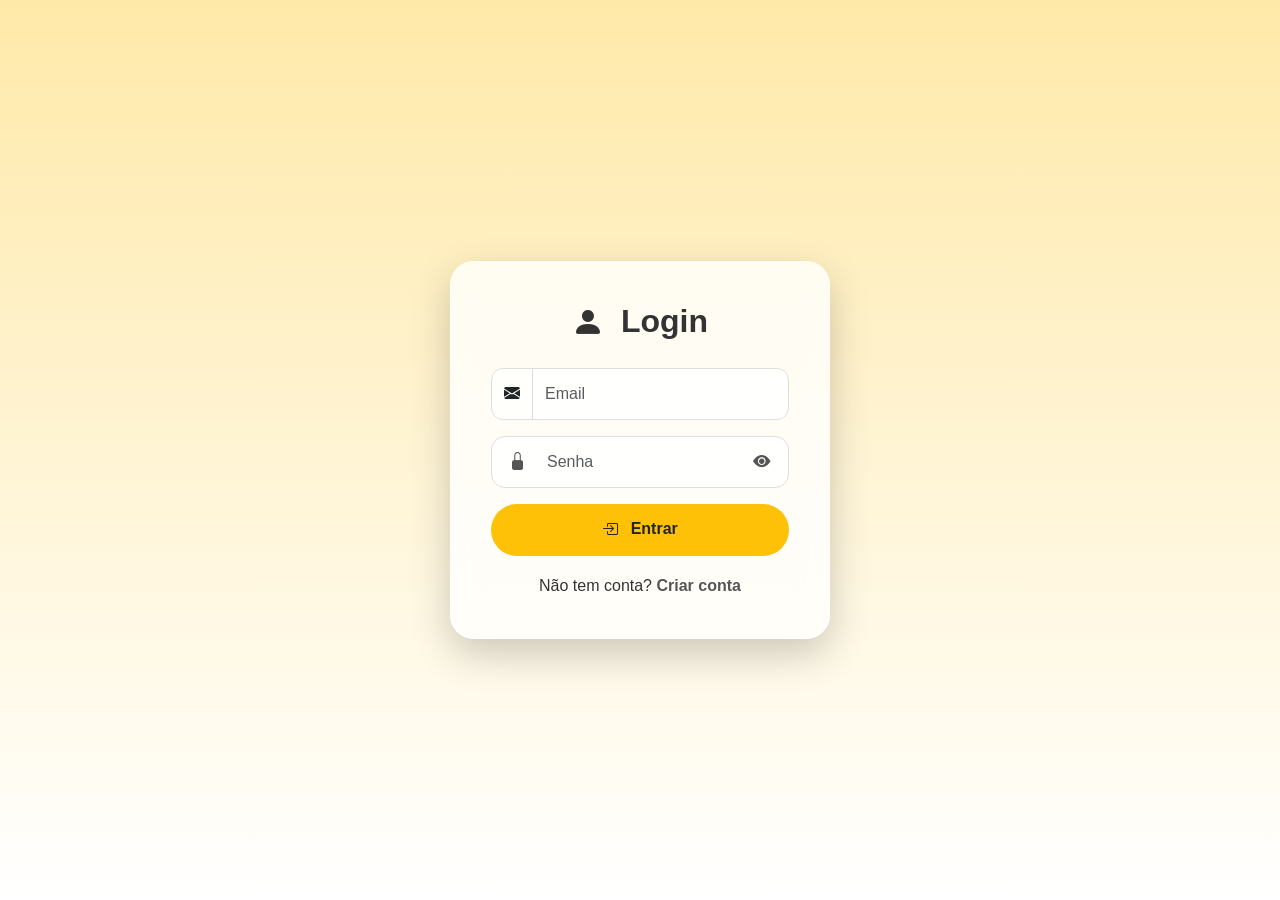
<file: LanchoneteAPI/wwwroot/superadmin.html>
﻿<!DOCTYPE html>
<html lang="pt-br">
<head>
    <meta charset="UTF-8">
    <meta name="viewport" content="width=device-width, initial-scale=1.0">
    <title>Super Admin</title>

    <link href="https://cdn.jsdelivr.net/npm/bootstrap@5.3.0/dist/css/bootstrap.min.css" rel="stylesheet">

    <style>

        :root {
            --amarelo: #FFC107;
            --amarelo-dark: #ffb300;
            --bg: #f5f5f5;
        }

        * {
            margin: 0;
            padding: 0;
            box-sizing: border-box;
        }

        body {
            background: var(--bg);
            font-family: 'Segoe UI', sans-serif;
        }

        .layout {
            display: flex;
            min-height: 100vh;
        }

        .sidebar {
            width: 280px;
            background: #1f1f1f;
            color: white;
            padding: 30px 20px;
        }

        .logo {
            font-size: 1.6rem;
            font-weight: bold;
            margin-bottom: 40px;
        }

        .menu {
            display: flex;
            flex-direction: column;
            gap: 10px;
        }

        .menu-item {
            padding: 15px;
            border-radius: 14px;
            cursor: pointer;
            transition: .2s;
        }

            .menu-item:hover {
                background: rgba(255,255,255,.08);
            }

        .main {
            flex: 1;
            padding: 35px;
        }

        .topbar {
            display: flex;
            justify-content: space-between;
            align-items: center;
            margin-bottom: 35px;
        }

        .user-box {
            display: flex;
            align-items: center;
            gap: 15px;
        }

        .avatar {
            width: 55px;
            height: 55px;
            border-radius: 50%;
            background: var(--amarelo);
            display: flex;
            align-items: center;
            justify-content: center;
            font-size: 1.4rem;
            font-weight: bold;
        }

        .hero {
            background: linear-gradient(rgba(0,0,0,.55), rgba(0,0,0,.55)), url('https://images.unsplash.com/photo-1561758033-d89a9ad46330');
            background-size: cover;
            background-position: center;
            border-radius: 24px;
            padding: 45px;
            color: white;
            margin-bottom: 35px;
        }

            .hero h1 {
                font-size: 2.8rem;
                font-weight: bold;
            }

        .grid {
            display: grid;
            grid-template-columns: 1fr 1fr;
            gap: 25px;
        }

        .card-custom {
            background: white;
            border-radius: 24px;
            padding: 30px;
            box-shadow: 0 5px 25px rgba(0,0,0,.06);
        }

        .form-control {
            border-radius: 12px;
            padding: 14px;
        }

        .btn-main {
            background: var(--amarelo);
            border: none;
            padding: 14px;
            border-radius: 12px;
            font-weight: bold;
            transition: .2s;
        }

            .btn-main:hover {
                background: var(--amarelo-dark);
                transform: translateY(-2px);
            }

        .admin-item {
            display: flex;
            justify-content: space-between;
            align-items: center;
            padding: 15px 0;
            border-bottom: 1px solid #eee;
        }

        .status {
            background: #198754;
            color: white;
            padding: 5px 12px;
            border-radius: 20px;
            font-size: .8rem;
        }

        @media(max-width:992px) {

            .layout {
                flex-direction: column;
            }

            .sidebar {
                width: 100%;
            }

            .grid {
                grid-template-columns: 1fr;
            }
        }
    </style>
</head>

<body>

    <div class="layout">

        <aside class="sidebar">

            <div class="logo">
                👑 Super Admin
            </div>

            <div class="menu">

                <div class="menu-item">
                    👥 Administradores
                </div>

                <div class="menu-item"
                     onclick="window.location.href='pedidos.html'">

                    📦 Pedidos
                </div>

            </div>

        </aside>

        <main class="main">

            <div class="topbar">

                <div class="user-box">

                    <div class="avatar">
                        👑
                    </div>

                    <div>
                        <small>Logado como</small>
                        <h5 class="mb-0">SUPER ADMIN</h5>
                    </div>

                </div>

                <button class="btn btn-danger" onclick="logout()">
                    Sair
                </button>

            </div>

            <div class="hero">

                <h1>Painel Master</h1>

                <p>
                    Gerencie administradores e funcionários.
                </p>

            </div>

            <div class="grid">

                <!-- ADM -->
                <div class="card-custom">

                    <h3 class="mb-4">
                        Criar Administrador
                    </h3>

                    <input type="email"
                           id="email"
                           class="form-control mb-3"
                           placeholder="Email">

                    <input type="password"
                           id="senha"
                           class="form-control mb-3"
                           placeholder="Senha">

                    <!-- CORRIGIDO -->
                    <input type="tel"
                           id="telefone"
                           class="form-control mb-4"
                           placeholder="Telefone"
                           maxlength="15">

                    <button class="btn btn-main w-100"
                            onclick="criarAdm()">

                        Criar ADM

                    </button>

                </div>

                <!-- FUNCIONÁRIO -->
                <div class="card-custom">

                    <h3 class="mb-4">
                        Criar Funcionário
                    </h3>

                    <input type="email"
                           id="func-email"
                           class="form-control mb-3"
                           placeholder="Email">

                    <input type="password"
                           id="func-senha"
                           class="form-control mb-3"
                           placeholder="Senha">

                    <!-- CORRIGIDO -->
                    <input type="tel"
                           id="func-telefone"
                           class="form-control mb-3"
                           placeholder="Telefone"
                           maxlength="15">

                    <button class="btn btn-main w-100"
                            onclick="criarFuncionario()">

                        Criar Funcionário

                    </button>

                </div>

                <div class="card-custom">

                    <div class="d-flex justify-content-between align-items-center mb-4">

                        <h3>Administradores</h3>

                        <span class="status">
                            Online
                        </span>

                    </div>

                    <div id="listaAdms"></div>

                </div>

                <div class="card-custom" style="grid-column: 1 / -1;">

                    <div class="d-flex justify-content-between align-items-center mb-4">

                        <h3>Clientes</h3>

                        <span class="status">
                            Cadastrados
                        </span>

                    </div>

                    <div id="listaClientes"></div>

                </div>

                <div class="card-custom" style="grid-column: 1 / -1;">

                    <div class="d-flex justify-content-between align-items-center mb-4">

                        <h3>Funcionários</h3>

                        <span class="status">
                            Ativos
                        </span>

                    </div>

                    <div id="listaFuncionarios"></div>

                </div>

            </div>

        </main>

    </div>

    <script src="superadmin.js"></script>

</body>
</html>
</file>
